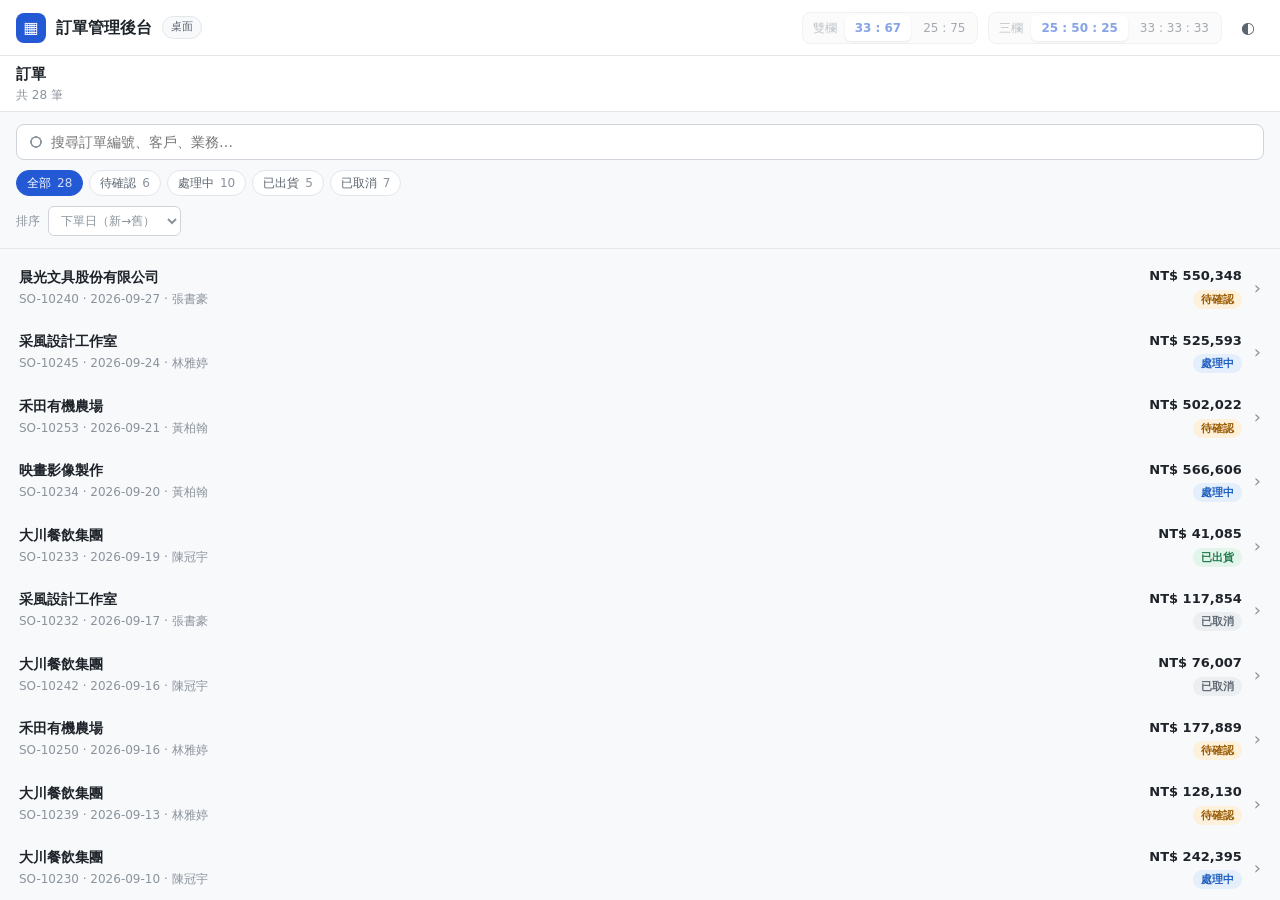
<file: index.html>
<!doctype html>
<html lang="zh-Hant">
<head>
  <meta charset="utf-8">
  <meta name="viewport" content="width=device-width, initial-scale=1">
  <title>訂單管理後台</title>
  <meta name="description" content="Flexible Column Layout（FCL）三欄式後台資料管理介面：主清單、主詳情、子詳情，支援比例切換、全螢幕聚焦與跨裝置響應式。">
  <link rel="stylesheet" href="css/fcl.css">
</head>
<body>
  <header class="shell" role="banner">
    <div class="shell__brand">
      <span class="shell__logo" aria-hidden="true">▦</span>
      <h1 class="shell__title">訂單管理後台</h1>
      <span class="device-badge" id="device-badge" title="目前裝置斷點">桌面</span>
    </div>

    <div class="shell__controls" role="group" aria-label="版面配置">
      <div class="seg" role="radiogroup" aria-label="雙欄比例" data-group="ratio2">
        <span class="seg__label">雙欄</span>
        <button type="button" role="radio" data-value="33-67">33 : 67</button>
        <button type="button" role="radio" data-value="25-75">25 : 75</button>
      </div>
      <div class="seg" role="radiogroup" aria-label="三欄比例" data-group="ratio3">
        <span class="seg__label">三欄</span>
        <button type="button" role="radio" data-value="25-50-25">25 : 50 : 25</button>
        <button type="button" role="radio" data-value="33-33-33">33 : 33 : 33</button>
      </div>
      <button type="button" class="icon-btn" id="theme-toggle" aria-label="切換深淺色主題" title="切換深淺色主題">◐</button>
    </div>
  </header>

  <main class="fcl" id="fcl" data-device="desktop">
    <!-- 第一欄：Master Column -->
    <section class="col" id="col-begin" data-col="begin" aria-label="訂單清單">
      <header class="col__bar">
        <div class="col__heading">
          <h2 class="col__title">訂單</h2>
          <span class="col__sub" id="master-count"></span>
        </div>
        <div class="col__actions">
          <button type="button" class="icon-btn" data-action="fullscreen" data-target="begin" aria-label="全螢幕">⤢</button>
        </div>
      </header>
      <div class="filterbar">
        <label class="search">
          <span class="visually-hidden">搜尋訂單</span>
          <input type="search" id="search" placeholder="搜尋訂單編號、客戶、業務…" autocomplete="off">
        </label>
        <div class="chips" id="status-chips" role="group" aria-label="依狀態篩選"></div>
        <div class="sortrow">
          <label for="sort">排序</label>
          <select id="sort">
            <option value="date-desc">下單日（新→舊）</option>
            <option value="date-asc">下單日（舊→新）</option>
            <option value="amount-desc">金額（高→低）</option>
            <option value="amount-asc">金額（低→高）</option>
          </select>
        </div>
      </div>
      <div class="col__body" id="master-body"></div>
    </section>

    <div class="sep" data-sep="begin-mid" role="separator" aria-orientation="vertical" aria-valuemin="0" aria-valuemax="100" aria-label="調整第一、二欄寬度" tabindex="0"></div>

    <!-- 第二欄：Detail Column (Object Page) -->
    <section class="col" id="col-mid" data-col="mid" aria-label="訂單詳情">
      <header class="col__bar">
        <button type="button" class="icon-btn back-btn" data-action="back" data-target="mid" aria-label="返回清單">‹</button>
        <div class="col__heading">
          <h2 class="col__title" id="mid-title">訂單詳情</h2>
          <span class="col__sub" id="mid-sub"></span>
        </div>
        <div class="col__actions">
          <button type="button" class="icon-btn" data-action="fullscreen" data-target="mid" aria-label="全螢幕">⤢</button>
          <button type="button" class="icon-btn" data-action="close" data-target="mid" aria-label="關閉">✕</button>
        </div>
      </header>
      <div class="col__body" id="mid-body"></div>
    </section>

    <div class="sep" data-sep="mid-end" role="separator" aria-orientation="vertical" aria-valuemin="0" aria-valuemax="100" aria-label="調整第二、三欄寬度" tabindex="0"></div>

    <!-- 第三欄：Detail-Detail Column -->
    <section class="col" id="col-end" data-col="end" aria-label="商品明細編輯">
      <header class="col__bar">
        <button type="button" class="icon-btn back-btn" data-action="back" data-target="end" aria-label="返回訂單">‹</button>
        <div class="col__heading">
          <h2 class="col__title" id="end-title">商品明細</h2>
          <span class="col__sub" id="end-sub"></span>
        </div>
        <div class="col__actions">
          <button type="button" class="icon-btn" data-action="fullscreen" data-target="end" aria-label="全螢幕">⤢</button>
          <button type="button" class="icon-btn" data-action="close" data-target="end" aria-label="關閉">✕</button>
        </div>
      </header>
      <div class="col__body" id="end-body"></div>
    </section>
  </main>

  <div class="toast" id="toast" role="status" aria-live="polite"></div>

  <div class="confirm" id="confirm" role="alertdialog" aria-modal="true" aria-labelledby="confirm-title" aria-describedby="confirm-desc" hidden>
    <div class="confirm__box">
      <h2 class="confirm__title" id="confirm-title">要放棄未儲存的變更嗎？</h2>
      <p class="confirm__desc" id="confirm-desc">這個商品明細有修改還沒儲存，離開後修改內容會消失。</p>
      <div class="confirm__actions">
        <button type="button" class="btn btn--ghost" data-confirm="stay">繼續編輯</button>
        <button type="button" class="btn btn--danger" data-confirm="leave">放棄變更</button>
      </div>
    </div>
  </div>

  <script src="js/data.js"></script>
  <script src="js/app.js"></script>
</body>
</html>
</file>
<file: css/fcl.css>
/* =========================================================
   Flexible Column Layout — 後台資料管理介面
   ========================================================= */

:root {
  --bg: #f4f5f7;
  --surface: #ffffff;
  --surface-2: #f8f9fb;
  --border: #e3e6ea;
  --border-strong: #cfd4da;
  --text: #1d2329;
  --text-2: #5b6570;
  --text-3: #8a939c;
  --accent: #2459d6;
  --accent-soft: #e8eefc;
  --accent-text: #ffffff;
  --ok: #1f7a4d;   --ok-bg: #e3f4ea;
  --warn: #9a5b00; --warn-bg: #fdf1dc;
  --info: #1f5fbf; --info-bg: #e5eefb;
  --muted: #5f6872; --muted-bg: #eceff2;
  --danger: #c0352b;
  --shadow: 0 1px 2px rgba(16, 24, 40, .06), 0 1px 3px rgba(16, 24, 40, .08);
  --radius: 10px;
  --shell-h: 56px;
  --bar-h: 56px;
  --ease: cubic-bezier(.2, .7, .2, 1);
  --dur: 320ms;
  color-scheme: light;
}

@media (prefers-color-scheme: dark) {
  :root:not([data-theme="light"]) {
    --bg: #0f1216;
    --surface: #171b21;
    --surface-2: #1d222a;
    --border: #2a3039;
    --border-strong: #3a414c;
    --text: #e7eaee;
    --text-2: #a9b1bb;
    --text-3: #7c8591;
    --accent: #6d97ff;
    --accent-soft: #1f2a44;
    --accent-text: #0b1020;
    --ok: #5fd197;   --ok-bg: #16301f;
    --warn: #f2b45a; --warn-bg: #352713;
    --info: #7fb0ff; --info-bg: #182a46;
    --muted: #a3abb5; --muted-bg: #262b33;
    --danger: #ff7a70;
    --shadow: 0 1px 2px rgba(0, 0, 0, .4);
    color-scheme: dark;
  }
}
:root[data-theme="dark"] {
  --bg: #0f1216;
  --surface: #171b21;
  --surface-2: #1d222a;
  --border: #2a3039;
  --border-strong: #3a414c;
  --text: #e7eaee;
  --text-2: #a9b1bb;
  --text-3: #7c8591;
  --accent: #6d97ff;
  --accent-soft: #1f2a44;
  --accent-text: #0b1020;
  --ok: #5fd197;   --ok-bg: #16301f;
  --warn: #f2b45a; --warn-bg: #352713;
  --info: #7fb0ff; --info-bg: #182a46;
  --muted: #a3abb5; --muted-bg: #262b33;
  --danger: #ff7a70;
  --shadow: 0 1px 2px rgba(0, 0, 0, .4);
  color-scheme: dark;
}

*, *::before, *::after { box-sizing: border-box; }
[hidden] { display: none !important; }

html, body { height: 100%; }
body {
  margin: 0;
  background: var(--bg);
  color: var(--text);
  font: 14px/1.5 system-ui, -apple-system, "Segoe UI", "PingFang TC", "Noto Sans TC", "Microsoft JhengHei", sans-serif;
  display: flex;
  flex-direction: column;
  overflow: hidden;
  -webkit-font-smoothing: antialiased;
}

button, input, select, textarea { font: inherit; color: inherit; }
button { cursor: pointer; }
:focus-visible { outline: 2px solid var(--accent); outline-offset: 2px; }

.visually-hidden {
  position: absolute !important; width: 1px; height: 1px; padding: 0; margin: -1px;
  overflow: hidden; clip: rect(0 0 0 0); white-space: nowrap; border: 0;
}
.muted { color: var(--text-3); font-size: 12px; }
.mono { font-family: ui-monospace, SFMono-Regular, Menlo, Consolas, monospace; font-size: 12px; }
.strong { font-weight: 600; }

/* ---------- Shell ---------- */
.shell {
  flex: 0 0 var(--shell-h);
  display: flex;
  align-items: center;
  justify-content: space-between;
  gap: 16px;
  padding: 0 16px;
  background: var(--surface);
  border-bottom: 1px solid var(--border);
  z-index: 5;
}
.shell__brand { display: flex; align-items: center; gap: 10px; min-width: 0; }
.shell__logo {
  display: grid; place-items: center;
  width: 30px; height: 30px; border-radius: 8px;
  background: var(--accent); color: var(--accent-text); font-size: 16px;
}
.shell__title { margin: 0; font-size: 16px; font-weight: 650; white-space: nowrap; }
.device-badge {
  font-size: 11px; padding: 2px 8px; border-radius: 999px;
  background: var(--surface-2); border: 1px solid var(--border); color: var(--text-2);
}
.shell__controls { display: flex; align-items: center; gap: 10px; }

.seg {
  display: inline-flex; align-items: center;
  border: 1px solid var(--border); border-radius: 8px;
  background: var(--surface-2); padding: 2px; gap: 2px;
  opacity: .55; transition: opacity .2s;
}
.seg.is-active-mode { opacity: 1; }
.seg__label { font-size: 12px; color: var(--text-3); padding: 0 6px 0 8px; }
.seg button {
  border: 0; background: transparent; border-radius: 6px;
  padding: 4px 10px; font-size: 12px; color: var(--text-2);
  font-variant-numeric: tabular-nums; white-space: nowrap;
}
.seg button.is-on { background: var(--surface); color: var(--accent); box-shadow: var(--shadow); font-weight: 600; }

.icon-btn {
  display: inline-grid; place-items: center;
  width: 32px; height: 32px; border-radius: 8px;
  border: 1px solid transparent; background: transparent; color: var(--text-2);
  font-size: 16px; line-height: 1;
}
.icon-btn:hover { background: var(--surface-2); border-color: var(--border); color: var(--text); }
.icon-btn[aria-pressed="true"] { background: var(--accent-soft); color: var(--accent); }

/* ---------- FCL 容器 ---------- */
.fcl {
  flex: 1 1 auto;
  display: flex;
  min-height: 0;
  position: relative;
  overflow: hidden;
}

.col {
  flex: var(--grow, 0) 1 0px;
  min-width: 0;
  display: flex;
  flex-direction: column;
  background: var(--surface);
  overflow: hidden;
  container-type: inline-size;
  transition: flex-grow var(--dur) var(--ease), opacity var(--dur) var(--ease);
}
.col.is-hidden { opacity: 0; border-left-width: 0 !important; }
.col + .sep + .col, .col + .col { border-left: 1px solid var(--border); }
.col#col-begin { background: var(--surface-2); }

.fcl.is-resizing .col, .fcl.no-anim .col { transition: none; }
.fcl.is-resizing { cursor: col-resize; user-select: none; }

.sep {
  flex: 0 0 6px;
  margin: 0 -3px;
  z-index: 2;
  cursor: col-resize;
  position: relative;
  touch-action: none;
}
.sep::after {
  content: ""; position: absolute; top: 0; bottom: 0; left: 2px; width: 2px;
  background: transparent; transition: background .15s;
}
.sep:hover::after, .sep:focus-visible::after, .fcl.is-resizing .sep::after { background: var(--accent); }
.sep:focus-visible { outline: none; }

.col__bar {
  flex: 0 0 var(--bar-h);
  display: flex; align-items: center; gap: 8px;
  padding: 0 12px 0 16px;
  border-bottom: 1px solid var(--border);
  background: var(--surface);
}
.col__heading { flex: 1 1 auto; min-width: 0; display: flex; flex-direction: column; }
.col__title {
  margin: 0; font-size: 15px; font-weight: 650;
  white-space: nowrap; overflow: hidden; text-overflow: ellipsis;
}
.col__title:focus { outline: none; }
.col__sub { font-size: 12px; color: var(--text-3); white-space: nowrap; overflow: hidden; text-overflow: ellipsis; }
.col__actions { display: flex; gap: 2px; flex: 0 0 auto; }
.col__body { flex: 1 1 auto; overflow: auto; overscroll-behavior: contain; scroll-padding-top: 52px; }

.back-btn { display: none; font-size: 22px; margin-left: -8px; }

/* ---------- 第一欄：篩選列與清單 ---------- */
.filterbar {
  padding: 12px 16px; display: grid; gap: 10px;
  border-bottom: 1px solid var(--border); background: var(--surface-2);
}
.search input {
  width: 100%; height: 36px; padding: 0 12px 0 34px;
  border: 1px solid var(--border-strong); border-radius: 8px; background: var(--surface);
  background-image: radial-gradient(circle at 50% 50%, transparent 4px, var(--text-3) 4.5px, var(--text-3) 5.5px, transparent 6px);
  background-repeat: no-repeat; background-size: 14px 14px; background-position: 12px 50%;
}
.search input:focus { border-color: var(--accent); outline: none; box-shadow: 0 0 0 3px var(--accent-soft); }
.chips { display: flex; flex-wrap: wrap; gap: 6px; }
.chip {
  border: 1px solid var(--border); background: var(--surface); border-radius: 999px;
  padding: 3px 10px; font-size: 12px; color: var(--text-2); display: inline-flex; gap: 6px; align-items: center;
}
.chip__n { color: var(--text-3); font-variant-numeric: tabular-nums; }
.chip.is-on { background: var(--accent); border-color: var(--accent); color: var(--accent-text); }
.chip.is-on .chip__n { color: inherit; opacity: .8; }
.sortrow { display: flex; align-items: center; gap: 8px; font-size: 12px; color: var(--text-3); }
.sortrow select, .inline-field select {
  height: 30px; border: 1px solid var(--border-strong); border-radius: 6px; background: var(--surface); padding: 0 8px;
}

.list { list-style: none; margin: 0; padding: 6px; }
.row {
  width: 100%; display: flex; align-items: center; gap: 12px;
  padding: 10px 12px; border: 1px solid transparent; border-radius: 8px;
  background: transparent; text-align: left;
}
.row:hover { background: var(--surface); border-color: var(--border); }
.row.is-selected { background: var(--accent-soft); border-color: var(--accent); }
.row__main { flex: 1 1 auto; min-width: 0; display: flex; flex-direction: column; gap: 2px; }
.row__title { font-weight: 600; white-space: nowrap; overflow: hidden; text-overflow: ellipsis; }
.row__meta { font-size: 12px; color: var(--text-3); white-space: nowrap; overflow: hidden; text-overflow: ellipsis; }
.row__side { display: flex; flex-direction: column; align-items: flex-end; gap: 4px; flex: 0 0 auto; }
.row__amount { font-variant-numeric: tabular-nums; font-weight: 600; font-size: 13px; }
.row__chev { color: var(--text-3); font-size: 18px; }

/* 第一欄被壓窄時（如 25% 的三欄模式）改為上下堆疊 */
@container (max-width: 300px) {
  .row { flex-wrap: wrap; gap: 4px 8px; }
  .row__side { flex-direction: row; align-items: center; width: 100%; justify-content: space-between; }
  .row__chev { display: none; }
  .filterbar { padding: 10px 12px; }
  .sortrow label { display: none; }
}

.badge {
  display: inline-block; font-size: 11px; font-weight: 600; line-height: 1;
  padding: 4px 8px; border-radius: 999px; white-space: nowrap;
}
.badge--ok { color: var(--ok); background: var(--ok-bg); }
.badge--warn { color: var(--warn); background: var(--warn-bg); }
.badge--info { color: var(--info); background: var(--info-bg); }
.badge--muted { color: var(--muted); background: var(--muted-bg); }

.empty { text-align: center; padding: 48px 16px; color: var(--text-3); }
.empty__icon { font-size: 32px; }

.btn {
  height: 34px; padding: 0 14px; border-radius: 8px; border: 1px solid var(--border-strong);
  background: var(--surface); font-weight: 550; white-space: nowrap;
}
.btn:disabled { opacity: .45; cursor: not-allowed; }
.btn--ghost:hover:not(:disabled) { background: var(--surface-2); }
.btn--primary { background: var(--accent); border-color: var(--accent); color: var(--accent-text); }
.btn--primary:hover:not(:disabled) { filter: brightness(1.08); }

/* ---------- 第二欄：Object Page ---------- */
.op__header { padding: 20px 20px 12px; display: grid; gap: 16px; background: var(--surface); }
.op__identity { display: flex; align-items: center; gap: 12px; }
.op__identity > div:nth-child(2) { flex: 1 1 auto; min-width: 0; }
.avatar {
  flex: 0 0 44px; height: 44px; border-radius: 10px; display: grid; place-items: center;
  background: var(--accent-soft); color: var(--accent); font-weight: 700; font-size: 18px;
}
.op__title { margin: 0; font-size: 18px; font-weight: 650; overflow: hidden; text-overflow: ellipsis; white-space: nowrap; }
.op__meta { margin: 2px 0 0; color: var(--text-3); font-size: 12px; }

.kpis { margin: 0; display: grid; grid-template-columns: repeat(4, minmax(0, 1fr)); gap: 12px; }
.kpi { background: var(--surface-2); border: 1px solid var(--border); border-radius: var(--radius); padding: 10px 12px; min-width: 0; }
.kpi dt { font-size: 12px; color: var(--text-3); }
.kpi dd { margin: 2px 0 0; font-weight: 600; font-variant-numeric: tabular-nums; white-space: nowrap; overflow: hidden; text-overflow: ellipsis; }
.kpi__big { font-size: 17px; }
.op__toolbar { display: flex; justify-content: flex-end; }
.inline-field { display: inline-flex; align-items: center; gap: 8px; font-size: 12px; color: var(--text-2); }

.op__tabs {
  position: sticky; top: 0; z-index: 1;
  display: flex; gap: 4px; padding: 0 16px;
  background: var(--surface); border-bottom: 1px solid var(--border);
  overflow-x: auto; scrollbar-width: none;
}
.op__tabs button {
  border: 0; background: transparent; padding: 12px 10px; font-size: 13px; color: var(--text-2);
  border-bottom: 2px solid transparent; white-space: nowrap;
}
.op__tabs button:hover { color: var(--accent); border-bottom-color: var(--accent); }

.op__section { padding: 16px 20px 20px; border-bottom: 1px solid var(--border); }
.op__section-head { display: flex; align-items: baseline; justify-content: space-between; gap: 12px; margin-bottom: 10px; flex-wrap: wrap; }
.op__section-head h4 { margin: 0; font-size: 14px; }

.fields { margin: 0; display: grid; grid-template-columns: repeat(2, minmax(0, 1fr)); gap: 12px 24px; }
.fields dt { font-size: 12px; color: var(--text-3); }
.fields dd { margin: 2px 0 0; }

.tbl { width: 100%; border-collapse: collapse; font-size: 13px; }
.tbl th { text-align: left; font-weight: 500; font-size: 12px; color: var(--text-3); padding: 8px; border-bottom: 1px solid var(--border); }
.tbl td { padding: 10px 8px; border-bottom: 1px solid var(--border); }
.tbl .num { text-align: right; font-variant-numeric: tabular-nums; white-space: nowrap; }
.tbl tfoot td, .tbl tfoot th { border-bottom: 0; padding-top: 12px; color: var(--text); font-size: 13px; }
.tbl__row { cursor: pointer; }
.tbl__row:hover td { background: var(--surface-2); }
.tbl__row.is-selected td { background: var(--accent-soft); }
.tbl__row.is-selected td:first-child { box-shadow: inset 3px 0 0 var(--accent); }
.tbl__row:focus-visible { outline-offset: -2px; }
.cell-title { font-weight: 550; }
.tag { margin-left: 6px; font-size: 11px; color: var(--danger); }
.c-go { width: 20px; color: var(--text-3); text-align: right; }

.timeline { list-style: none; margin: 0; padding: 0; display: grid; gap: 10px; }
.timeline li { display: grid; grid-template-columns: 90px 1fr; gap: 12px; position: relative; padding-left: 14px; }
.timeline li::before { content: ""; position: absolute; left: 0; top: 7px; width: 6px; height: 6px; border-radius: 50%; background: var(--accent); }
.timeline time { color: var(--text-3); font-variant-numeric: tabular-nums; font-size: 12px; padding-top: 1px; }

/* 第二欄寬度不足時收合次要資訊 */
@container (max-width: 560px) {
  .kpis { grid-template-columns: repeat(2, minmax(0, 1fr)); }
  .c-sku, .c-price { display: none; }
}
@container (max-width: 380px) {
  .op__header, .op__section { padding-left: 14px; padding-right: 14px; }
  .fields { grid-template-columns: 1fr; }
  .op__identity .badge { display: none; }
}

/* ---------- 第三欄：編輯表單 ---------- */
.form { padding: 16px 20px 0; display: grid; gap: 16px; }
.product { display: flex; gap: 12px; align-items: center; }
.product__img {
  flex: 0 0 56px; height: 56px; border-radius: 10px;
  background: linear-gradient(135deg, var(--accent-soft), var(--surface-2));
  border: 1px solid var(--border); display: grid; place-items: center;
  color: var(--accent); font-weight: 700;
}
.product__name { font-weight: 650; font-size: 15px; }
.notice { margin: 0; padding: 10px 12px; border-radius: 8px; background: var(--warn-bg); color: var(--warn); font-size: 13px; }

.form__group { border: 0; margin: 0; padding: 0; }
.form__group legend { font-size: 12px; font-weight: 600; color: var(--text-2); padding: 0; margin-bottom: 8px; text-transform: none; }
.form__grid { display: grid; grid-template-columns: repeat(auto-fill, minmax(160px, 1fr)); gap: 12px; }
.field { display: grid; gap: 4px; font-size: 12px; color: var(--text-2); }
.field em { color: var(--danger); font-style: normal; }
.field input, .field select, .field textarea {
  width: 100%; min-height: 36px; padding: 6px 10px;
  border: 1px solid var(--border-strong); border-radius: 8px; background: var(--surface); font-size: 14px; color: var(--text);
}
.field textarea { resize: vertical; }
.field input:focus, .field select:focus, .field textarea:focus { border-color: var(--accent); outline: none; box-shadow: 0 0 0 3px var(--accent-soft); }
.field input:disabled, .field select:disabled, .field textarea:disabled { background: var(--surface-2); color: var(--text-3); }
.field [aria-invalid="true"] { border-color: var(--danger); }
.field__err { color: var(--danger); min-height: 0; }
.field__err:empty { display: none; }

.summary {
  display: flex; justify-content: space-between; align-items: baseline;
  padding: 12px 14px; border-radius: var(--radius); background: var(--surface-2); border: 1px solid var(--border);
}
.summary strong { font-size: 18px; font-variant-numeric: tabular-nums; }

.form__footer {
  position: sticky; bottom: 0;
  display: flex; justify-content: space-between; align-items: center; gap: 8px; flex-wrap: wrap;
  margin: 0 -20px; padding: 12px 20px;
  background: var(--surface); border-top: 1px solid var(--border);
}
.pager, .form__actions { display: flex; gap: 6px; }
.form__actions { margin-left: auto; }

@container (max-width: 340px) {
  .form { padding: 12px 14px 0; }
  .form__footer { margin: 0 -14px; padding: 10px 14px; }
  .pager { width: 100%; }
  .pager .btn { flex: 1; }
}

/* ---------- Toast ---------- */
.toast {
  position: fixed; left: 50%; bottom: 24px; transform: translate(-50%, 20px);
  background: var(--text); color: var(--bg); padding: 10px 16px; border-radius: 8px;
  font-size: 13px; box-shadow: 0 8px 24px rgba(0, 0, 0, .2);
  opacity: 0; pointer-events: none; transition: opacity .2s, transform .2s; z-index: 20;
  max-width: calc(100vw - 32px);
}
.toast.is-on { opacity: 1; transform: translate(-50%, 0); }

/* ---------- 確認對話框 ---------- */
.confirm {
  position: fixed; inset: 0; z-index: 30;
  display: grid; place-items: center; padding: 16px;
  background: rgba(10, 14, 20, .45);
}
.confirm__box {
  width: min(400px, 100%);
  background: var(--surface); border: 1px solid var(--border); border-radius: 12px;
  padding: 20px; box-shadow: 0 16px 40px rgba(0, 0, 0, .25);
}
.confirm__title { margin: 0 0 6px; font-size: 16px; }
.confirm__desc { margin: 0 0 18px; color: var(--text-2); }
.confirm__actions { display: flex; justify-content: flex-end; gap: 8px; flex-wrap: wrap; }
.btn--danger { background: var(--danger); border-color: var(--danger); color: var(--surface); }
.btn--danger:hover { filter: brightness(1.08); }

/* =========================================================
   響應式
   ========================================================= */

/* 平板：比例控制只保留必要資訊 */
@media (max-width: 1279px) {
  .seg__label { display: none; }
}

/* 行動端：單欄 slide-in 導航 */
.fcl[data-device="phone"] .col {
  position: absolute; inset: 0;
  border-left: 0;
  transition: transform var(--dur) var(--ease), visibility 0s linear var(--dur);
  visibility: hidden;
}
.fcl[data-device="phone"] .col[data-pos="active"] {
  transform: translateX(0); visibility: visible; transition: transform var(--dur) var(--ease), visibility 0s;
  box-shadow: -8px 0 24px rgba(0, 0, 0, .08);
}
.fcl[data-device="phone"] .col[data-pos="prev"] { transform: translateX(-30%); }
.fcl[data-device="phone"] .col[data-pos="next"] { transform: translateX(100%); }
.fcl[data-device="phone"] .col.is-hidden { opacity: 1; }
.fcl[data-device="phone"] .back-btn { display: inline-grid; }
.fcl[data-device="phone"] [data-action="close"] { display: none; }
.fcl[data-device="phone"].no-anim .col { transition: none; }

@media (max-width: 767px) {
  .shell { padding: 0 12px; }
  .shell__controls .seg { display: none; }
  .shell__title { font-size: 15px; }
  .col__bar { padding: 0 8px 0 16px; }
  .icon-btn { width: 40px; height: 40px; }
  .row { padding: 12px; }
}

@media (prefers-reduced-motion: reduce) {
  :root { --dur: 0ms; }
}
</file>
